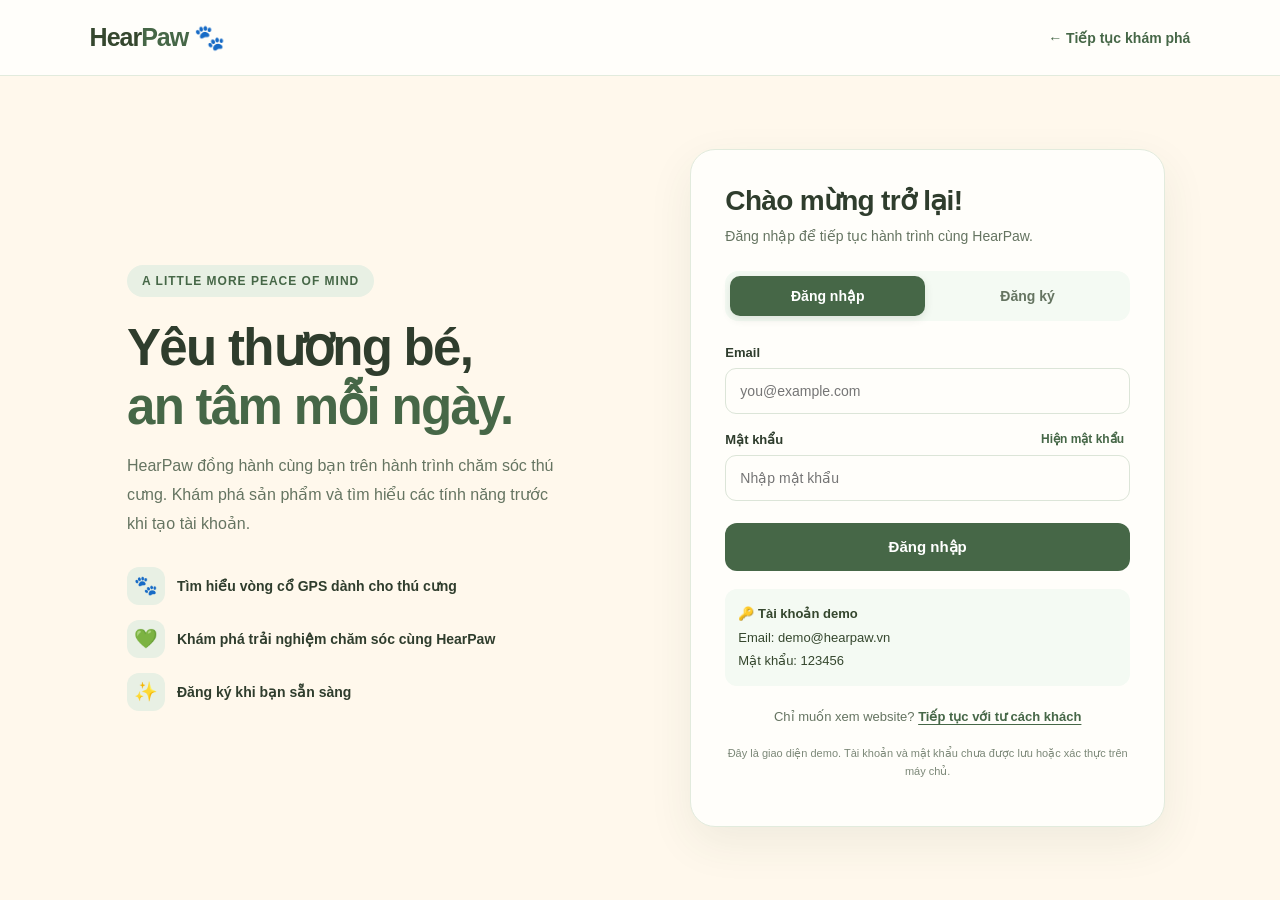
<file: login.html>
<!DOCTYPE html>
<html lang="vi">
<head>
  <meta charset="UTF-8">
  <meta name="viewport" content="width=device-width, initial-scale=1.0">
  <title>Đăng nhập | HearPaw</title>
  <meta name="description" content="Đăng nhập hoặc tạo tài khoản HearPaw để đồng hành cùng thú cưng.">

  <style>
    :root {
      --moss: #466747;
      --deep: #35472E;
      --cream: #FFF8EC;
      --white: #FFFEFA;
      --ink: #2F3D2D;
      --muted: #657461;
      --line: #E2EBDD;
      --pink: #F3C3CD;
      --mint: #F4FAF3;
    }

    * { box-sizing: border-box; }

    body {
      margin: 0;
      min-height: 100vh;
      font-family: Arial, Helvetica, sans-serif;
      background: var(--cream);
      color: var(--ink);
    }

    a { color: inherit; text-decoration: none; }

    .navbar {
      height: 76px;
      display: flex;
      align-items: center;
      justify-content: space-between;
      padding: 0 7%;
      background: var(--white);
      border-bottom: 1px solid var(--line);
    }

    .brand {
      font-size: 25px;
      font-weight: 800;
      letter-spacing: -1px;
      color: var(--deep);
    }

    .brand span { color: var(--moss); }

    .back-link {
      font-size: 14px;
      color: var(--moss);
      font-weight: 700;
    }

    .layout {
      width: min(1050px, 92%);
      min-height: calc(100vh - 76px);
      margin: auto;
      padding: 48px 0;
      display: grid;
      grid-template-columns: 1fr 0.9fr;
      gap: 48px;
      align-items: center;
    }

    .intro { padding: 12px; }

    .eyebrow {
      display: inline-block;
      background: #E8F0E4;
      color: var(--moss);
      border-radius: 30px;
      padding: 9px 15px;
      font-size: 12px;
      font-weight: 700;
      letter-spacing: 1px;
    }

    .intro h1 {
      font-size: clamp(34px, 4vw, 51px);
      line-height: 1.15;
      letter-spacing: -1.7px;
      margin: 22px 0 16px;
    }

    .intro h1 span { color: var(--moss); }

    .intro p {
      color: var(--muted);
      font-size: 16px;
      line-height: 1.8;
      max-width: 430px;
    }

    .benefits {
      margin-top: 28px;
      display: grid;
      gap: 15px;
    }

    .benefit {
      display: flex;
      gap: 12px;
      align-items: center;
      font-size: 14px;
      font-weight: 600;
    }

    .benefit-icon {
      width: 38px;
      height: 38px;
      border-radius: 12px;
      display: grid;
      place-items: center;
      background: #E8F0E4;
      font-size: 19px;
      flex-shrink: 0;
    }

    .auth-card {
      background: var(--white);
      padding: 34px;
      border: 1px solid var(--line);
      border-radius: 25px;
      box-shadow: 0 16px 45px rgba(53, 71, 46, 0.08);
    }

    .auth-card h2 {
      margin: 0 0 8px;
      font-size: 28px;
      letter-spacing: -0.7px;
    }

    .subtitle {
      margin: 0 0 24px;
      color: var(--muted);
      font-size: 14px;
      line-height: 1.6;
    }

    .tabs {
      display: grid;
      grid-template-columns: 1fr 1fr;
      gap: 5px;
      padding: 5px;
      border-radius: 13px;
      background: var(--mint);
      margin-bottom: 24px;
    }

    .tab {
      border: 0;
      border-radius: 10px;
      padding: 12px 8px;
      font-weight: 700;
      font-size: 14px;
      color: var(--muted);
      background: transparent;
      cursor: pointer;
    }

    .tab.active {
      background: var(--moss);
      color: white;
      box-shadow: 0 3px 9px #35472e20;
    }

    .field { margin-bottom: 17px; }

    label {
      display: block;
      margin-bottom: 8px;
      font-size: 13px;
      font-weight: 700;
    }

    input {
      width: 100%;
      padding: 14px;
      border: 1px solid #DCE5D8;
      border-radius: 11px;
      outline: none;
      background: #FFFEFA;
      color: var(--ink);
      font-size: 14px;
    }

    input:focus {
      border-color: var(--moss);
      box-shadow: 0 0 0 3px #46674718;
    }

    .password-row {
      display: flex;
      justify-content: space-between;
      align-items: center;
    }

    .password-row button {
      border: 0;
      background: transparent;
      color: var(--moss);
      font-size: 12px;
      cursor: pointer;
      font-weight: 700;
      margin-bottom: 8px;
    }

    .primary-btn {
      width: 100%;
      border: 0;
      border-radius: 12px;
      padding: 15px;
      background: var(--moss);
      color: white;
      font-size: 15px;
      font-weight: 700;
      cursor: pointer;
      transition: background .2s, transform .2s;
      margin-top: 5px;
    }

    .primary-btn:hover {
      background: var(--deep);
      transform: translateY(-1px);
    }

    .message {
      display: none;
      padding: 12px;
      margin-top: 15px;
      border-radius: 10px;
      background: #E8F0E4;
      color: var(--deep);
      font-size: 13px;
      line-height: 1.6;
    }

    .message.show { display: block; }

    .guest {
      margin-top: 23px;
      text-align: center;
      font-size: 13px;
      color: var(--muted);
    }

    .guest a {
      color: var(--moss);
      font-weight: 700;
      text-decoration: underline;
      text-underline-offset: 3px;
    }

    .terms {
      margin-top: 20px;
      text-align: center;
      font-size: 11px;
      line-height: 1.7;
      color: #7C8878;
    }

    .terms a { text-decoration: underline; }

    @media (max-width: 760px) {
      .navbar { height: 66px; padding: 0 5%; }
      .brand { font-size: 22px; }
      .layout {
        grid-template-columns: 1fr;
        gap: 24px;
        padding: 28px 0;
        width: min(470px, 92%);
      }
      .intro { padding: 0 5px; }
      .intro h1 { font-size: 35px; margin-top: 16px; }
      .intro p { font-size: 14px; }
      .benefits { display: none; }
      .auth-card { padding: 25px 21px; }
    }
  </style>
</head>

<body>
  <header class="navbar">
    <a class="brand" href="index.html">Hear<span>Paw</span> 🐾</a>
    <a class="back-link" href="index.html">← Tiếp tục khám phá</a>
  </header>

  <main class="layout">
    <section class="intro">
      <span class="eyebrow">A LITTLE MORE PEACE OF MIND</span>
      <h1>Yêu thương bé,<br><span>an tâm mỗi ngày.</span></h1>
      <p>
        HearPaw đồng hành cùng bạn trên hành trình chăm sóc thú cưng.
        Khám phá sản phẩm và tìm hiểu các tính năng trước khi tạo tài khoản.
      </p>

      <div class="benefits">
        <div class="benefit">
          <span class="benefit-icon">🐾</span>
          <span>Tìm hiểu vòng cổ GPS dành cho thú cưng</span>
        </div>
        <div class="benefit">
          <span class="benefit-icon">💚</span>
          <span>Khám phá trải nghiệm chăm sóc cùng HearPaw</span>
        </div>
        <div class="benefit">
          <span class="benefit-icon">✨</span>
          <span>Đăng ký khi bạn sẵn sàng</span>
        </div>
      </div>
    </section>

    <section class="auth-card">
      <h2 id="formTitle">Chào mừng trở lại!</h2>
      <p class="subtitle" id="formSubtitle">
        Đăng nhập để tiếp tục hành trình cùng HearPaw.
      </p>

      <div class="tabs">
        <button type="button" class="tab active" id="loginTab">Đăng nhập</button>
        <button type="button" class="tab" id="registerTab">Đăng ký</button>
      </div>

      <form id="authForm">
        <div class="field" id="nameField" hidden>
          <label for="fullName">Tên của bạn</label>
          <input id="fullName" name="fullName" type="text"
                 placeholder="Nhập tên của bạn" autocomplete="name">
        </div>

        <div class="field">
          <label for="email">Email</label>
          <input id="email" name="email" type="email"
                 placeholder="you@example.com" required autocomplete="email">
        </div>

        <div class="field">
          <div class="password-row">
            <label for="password">Mật khẩu</label>
            <button type="button" id="togglePassword">Hiện mật khẩu</button>
          </div>
          <input id="password" name="password" type="password"
                 placeholder="Nhập mật khẩu" required
                 minlength="6" autocomplete="current-password">
        </div>

        <div class="field" id="confirmField" hidden>
          <label for="confirmPassword">Xác nhận mật khẩu</label>
          <input id="confirmPassword" name="confirmPassword" type="password"
                 placeholder="Nhập lại mật khẩu" minlength="6"
                 autocomplete="new-password">
        </div>

        <button class="primary-btn" type="submit" id="submitButton">
          Đăng nhập
        </button>

        <div class="message" id="formMessage" role="status" aria-live="polite"></div>
      </form>

<div style="margin-top:18px;padding:13px;background:#F4FAF3;border-radius:12px;font-size:13px;line-height:1.8;color:#35472E">
  <strong>🔑 Tài khoản demo</strong><br>
  Email: demo@hearpaw.vn<br>
  Mật khẩu: 123456
</div>

      <div class="guest">
        Chỉ muốn xem website?
        <a href="index.html">Tiếp tục với tư cách khách</a>
      </div>

      <p class="terms">
        Đây là giao diện demo. Tài khoản và mật khẩu chưa được lưu hoặc
        xác thực trên máy chủ.
      </p>
    </section>
  </main>

  <script>
    const loginTab = document.getElementById("loginTab");
    const registerTab = document.getElementById("registerTab");
    const authForm = document.getElementById("authForm");
    const nameField = document.getElementById("nameField");
    const confirmField = document.getElementById("confirmField");
    const confirmPassword = document.getElementById("confirmPassword");
    const password = document.getElementById("password");
    const formTitle = document.getElementById("formTitle");
    const formSubtitle = document.getElementById("formSubtitle");
    const submitButton = document.getElementById("submitButton");
    const formMessage = document.getElementById("formMessage");

    let mode = "login";

    function setMode(nextMode) {
      mode = nextMode;
      const isRegister = mode === "register";

      loginTab.classList.toggle("active", !isRegister);
      registerTab.classList.toggle("active", isRegister);

      nameField.hidden = !isRegister;
      confirmField.hidden = !isRegister;
      document.getElementById("fullName").required = isRegister;
      confirmPassword.required = isRegister;

      formTitle.textContent = isRegister ? "Tạo tài khoản mới" : "Chào mừng trở lại!";
      formSubtitle.textContent = isRegister
        ? "Tạo tài khoản để bắt đầu hành trình cùng HearPaw."
        : "Đăng nhập để tiếp tục hành trình cùng HearPaw.";
      submitButton.textContent = isRegister ? "Tạo tài khoản" : "Đăng nhập";
      password.autocomplete = isRegister ? "new-password" : "current-password";

      formMessage.classList.remove("show");
      formMessage.textContent = "";
    }

    loginTab.addEventListener("click", () => setMode("login"));
    registerTab.addEventListener("click", () => setMode("register"));

    document.getElementById("togglePassword").addEventListener("click", function () {
      const isHidden = password.type === "password";
      password.type = isHidden ? "text" : "password";
      this.textContent = isHidden ? "Ẩn mật khẩu" : "Hiện mật khẩu";
    });

   
authForm.addEventListener("submit", function (event) {
  event.preventDefault();

  const email = document.getElementById("email").value.trim().toLowerCase();
  const passwordValue = password.value;

  formMessage.classList.add("show");

  if (mode === "login") {
    if (
      email === "demo@hearpaw.vn" &&
      passwordValue === "123456"
    ) {
      formMessage.textContent =
        "Đăng nhập thành công! Đang quay lại website...";
      formMessage.style.background = "#E8F0E4";
      formMessage.style.color = "#35472E";

      sessionStorage.setItem("hearpawDemoLoggedIn", "true");
      sessionStorage.setItem("hearpawDemoEmail", email);
      sessionStorage.setItem("hearpawDemoName", email === "demo@hearpaw.vn" ? "Demo" : (document.getElementById("fullName")?.value.trim() || email.split("@")[0]));

      const returnUrl =
        sessionStorage.getItem("hearpawReturnUrl") || "index.html";

      sessionStorage.removeItem("hearpawReturnUrl");

      setTimeout(function () {
        window.location.href = returnUrl;
      }, 800);
    } else {
      formMessage.textContent =
        "Email hoặc mật khẩu chưa đúng. Hãy thử tài khoản demo bên dưới.";
      formMessage.style.background = "#FCEBEC";
      formMessage.style.color = "#9B3434";
    }

    return;
  }

  if (passwordValue !== confirmPassword.value) {
    formMessage.textContent =
      "Mật khẩu xác nhận chưa khớp. Bạn kiểm tra lại nhé.";
    formMessage.style.background = "#FCEBEC";
    formMessage.style.color = "#9B3434";
    return;
  }

  formMessage.textContent = "Đăng ký thành công! Đang quay lại website...";
  formMessage.style.background = "#E8F0E4";
  formMessage.style.color = "#35472E";
  // Demo registration completes the same return flow as login, preserving checkout context.
  sessionStorage.setItem("hearpawDemoLoggedIn", "true");
  sessionStorage.setItem("hearpawDemoEmail", email);
  sessionStorage.setItem("hearpawDemoName", document.getElementById("fullName")?.value.trim() || email.split("@")[0]);
  const returnUrl = sessionStorage.getItem("hearpawReturnUrl") || "index.html";
  sessionStorage.removeItem("hearpawReturnUrl");
  setTimeout(function () { window.location.href = returnUrl; }, 800);
});
  const requestedMode = new URLSearchParams(window.location.search).get('mode');
    if (requestedMode === 'register') setMode('register');
  </script>
</body>
</html>
</file>
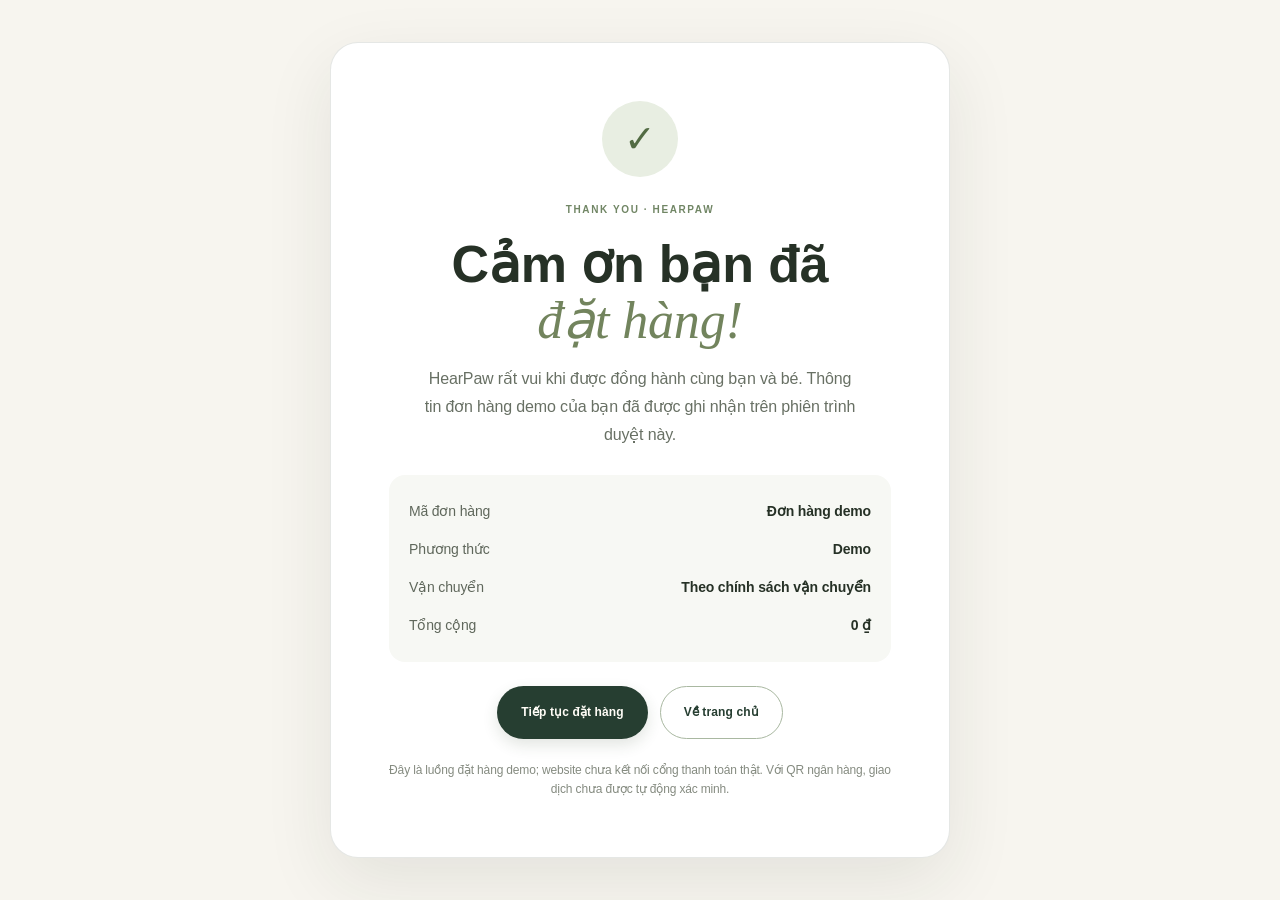
<file: thank-you.html>
<!doctype html>
<html lang="vi">
<head>
  <meta charset="utf-8">
  <meta name="viewport" content="width=device-width, initial-scale=1">
  <meta name="theme-color" content="#f7f5ef">
  <title>Cảm ơn bạn đặt hàng | HearPaw</title>
  <link rel="stylesheet" href="styles.css">
  <style>
    body.thank-you-page { min-height:100vh; margin:0; display:grid; place-items:center; padding:28px 18px; background:#f7f5ef; color:#263126; }
    .thanks-card { width:min(100%,620px); box-sizing:border-box; padding:clamp(28px,6vw,58px); text-align:center; background:#fff; border:1px solid rgba(44,62,44,.12); border-radius:28px; box-shadow:0 24px 70px rgba(36,48,34,.09); }
    .thanks-mark { width:76px;height:76px;margin:0 auto 24px;display:grid;place-items:center;border-radius:50%;background:#e8eee2;color:#526b43;font-size:38px; }
    .thanks-card .eyebrow { letter-spacing:.16em; }
    .thanks-card h1 { margin:12px 0 16px;font-size:clamp(34px,7vw,52px);line-height:1.08; }
    .thanks-card h1 em { color:#72845d;font-family:Georgia,serif;font-weight:400; }
    .thanks-copy { max-width:440px;margin:0 auto 26px;line-height:1.75;color:#687064; }
    .order-summary { margin:24px 0;padding:18px 20px;text-align:left;background:#f7f8f4;border-radius:16px; }
    .order-line { display:flex;justify-content:space-between;gap:16px;padding:7px 0;color:#5f675b;font-size:14px; }
    .order-line strong { color:#263126;text-align:right; }
    .thanks-actions { display:flex;justify-content:center;gap:12px;flex-wrap:wrap;margin-top:24px; }
    .thanks-actions .btn { text-decoration:none; }
    .thanks-note { display:block;margin-top:22px;color:#858b80;font-size:12px;line-height:1.6; }
    @media(max-width:480px){.order-line{align-items:flex-start;flex-direction:column;gap:3px}.order-line strong{text-align:left}}
  </style>
</head>
<body class="thank-you-page">
  <main class="thanks-card">
    <div class="thanks-mark" aria-hidden="true">✓</div>
    <p class="eyebrow">THANK YOU · HEARPAW</p>
    <h1>Cảm ơn bạn đã<br><em>đặt hàng!</em></h1>
    <p class="thanks-copy">HearPaw rất vui khi được đồng hành cùng bạn và bé. Thông tin đơn hàng demo của bạn đã được ghi nhận trên phiên trình duyệt này.</p>
    <section class="order-summary" aria-label="Thông tin đơn hàng">
      <div class="order-line"><span>Mã đơn hàng</span><strong id="orderCode">Đang tải...</strong></div>
      <div class="order-line"><span>Phương thức</span><strong id="paymentMethod">Đang tải...</strong></div>
      <div class="order-line"><span>Vận chuyển</span><strong id="orderShipping">Đang tải...</strong></div>
      <div class="order-line"><span>Tổng cộng</span><strong id="orderTotal">Đang tải...</strong></div>
    </section>
    <div class="thanks-actions">
      <a class="btn btn-dark" href="index.html#product">Tiếp tục đặt hàng</a>
      <a class="btn btn-outline" href="index.html">Về trang chủ</a>
    </div>
    <small class="thanks-note">Đây là luồng đặt hàng demo; website chưa kết nối cổng thanh toán thật. Với QR ngân hàng, giao dịch chưa được tự động xác minh.</small>
  </main>
  <script>
    (function () {
      const money = value => new Intl.NumberFormat('vi-VN', { style: 'currency', currency: 'VND', maximumFractionDigits: 0 }).format(Number(value || 0));
      let order = null;
      try { order = JSON.parse(sessionStorage.getItem('hearpawLastDemoOrder') || 'null'); } catch (_) {}
      document.getElementById('orderCode').textContent = order && order.code ? order.code : 'Đơn hàng demo';
      document.getElementById('paymentMethod').textContent = order && order.paymentMethod ? order.paymentMethod : 'Demo';
      document.getElementById('orderShipping').textContent = order && order.shipping ? order.shipping : 'Theo chính sách vận chuyển';
      document.getElementById('orderTotal').textContent = money(order && order.total);
    })();
  </script>
</body>
</html>
</file>
<file: styles.css>
/* HEARPAW — FRESH MINT EXPERIENCE
   Replace the entire contents of styles.css with this file.
   Existing class names and page/dashboard visibility rules are preserved.
*/
:root{--moss:#4F896B;--deep:#285743;--cream:#EAF5ED;--white:#FCFFFC;--ink:#263B30;--muted:#6B7E71;--line:#DCEAE0;--pink:#F3C3CD;--mint-light:#F4FAF3;--mint-pastel:#B9D8B5;--mint-medium:#DCEED8;--shadow:0 18px 48px rgba(40,87,67,.10)}
*{box-sizing:border-box}
html{scroll-behavior:smooth;scroll-padding-top:90px}
body{margin:0;background:var(--white);color:var(--ink);font-family:"DM Sans",Arial,sans-serif;font-size:16px;line-height:1.7}
a{color:inherit;text-decoration:none}button,input,select,textarea{font:inherit}button{cursor:pointer}img{max-width:100%;height:auto}
::selection{background:var(--mint-medium);color:var(--deep)}
.announcement{background:var(--deep);color:#fff;text-align:center;padding:9px 12px;font-size:11px;letter-spacing:.07em}
.site-header{height:80px;padding:0 clamp(18px,6vw,90px);display:flex;align-items:center;justify-content:space-between;gap:18px;background:rgba(252,255,252,.94);border-bottom:1px solid var(--line);box-shadow:0 6px 24px rgba(40,87,67,.055);position:sticky;top:0;z-index:20;backdrop-filter:blur(16px)}
.brand{display:flex;align-items:center;gap:9px;font-size:23px;font-weight:700;line-height:1;color:var(--deep);letter-spacing:-1px;flex-shrink:0}.brand-mark{display:grid;place-items:center;width:38px;height:38px;border-radius:50%;background:transparent;overflow:hidden;flex-shrink:0}
.brand-mark img{display:block;width:100%;height:100%;object-fit:contain}.brand-light{color:var(--moss);font-weight:500}.brand small{display:block;font-size:7px;letter-spacing:2px;font-weight:600;margin-top:5px;color:#8b9584}
.site-header nav{display:flex;gap:clamp(12px,2.2vw,30px);align-items:center}.site-header nav a{font-size:13px;font-weight:600;color:#555f50;transition:color .2s}.site-header nav a:hover,.site-header nav a.active{color:var(--moss)}
.cart-button{background:transparent;border:1px solid var(--line);padding:10px 14px;border-radius:30px;font-size:12px;white-space:nowrap}.cart-button span{background:var(--deep);color:#fff;border-radius:50%;padding:2px 6px;margin-left:5px}.menu-toggle{display:none;background:none;border:0;font-size:24px;color:var(--deep)}
/* Keep these visibility rules: existing JavaScript uses them to switch pages and panels. */
.page{display:none;min-height:65vh;animation:fadein .35s ease}.page.active{display:block}
.dash-panel{display:none}.dash-panel.active{display:block;animation:fadein .25s}.chat-panel{display:none}.chat-panel.open{display:flex;flex-direction:column}.modal-backdrop{display:none}.modal-backdrop.open{display:flex}
@keyframes fadein{from{opacity:.4;transform:translateY(4px)}to{opacity:1;transform:none}}
.eyebrow{font-size:11px;font-weight:700;letter-spacing:.16em;color:var(--moss);margin:0 0 15px}
.hero{padding:clamp(42px,6vw,82px) clamp(24px,7vw,110px);display:grid;grid-template-columns:minmax(0,1fr) minmax(0,1fr);gap:clamp(24px,4vw,58px);align-items:center;min-height:570px;background:linear-gradient(112deg,#FCFFFC 0%,#FCFFFC 48%,#EFF8F1 48%,#E5F3E8 100%)}
.hero h1,.page-intro h1,.section-heading h2{font-family:"Playfair Display",Georgia,serif;font-size:clamp(40px,5vw,64px);line-height:1.12;letter-spacing:-1.3px;font-weight:500;margin:0 0 20px}.hero h1 em,.page-intro h1 em,.section-heading h2 em{color:var(--moss);font-weight:500}
.hero-text{color:var(--muted);max-width:450px;font-size:16px;line-height:1.85}.hero-actions{display:flex;gap:14px;align-items:center;margin:28px 0 30px;flex-wrap:wrap}
.btn{border:1px solid transparent;border-radius:999px;padding:13px 23px;min-height:48px;font-size:13px;font-weight:700;display:inline-flex;align-items:center;justify-content:center;gap:12px;transition:transform .2s,background .2s,box-shadow .2s,border-color .2s}.btn:hover{transform:translateY(-2px)}.btn-dark{background:var(--deep);color:#fff;box-shadow:0 6px 15px rgba(53,71,46,.14)}.btn-dark:hover{background:var(--moss)}.btn-outline{border-color:#b9d0b3;background:rgba(255,255,255,.65);color:var(--deep)}.text-link{font-size:13px;font-weight:700;color:var(--deep)}
.hero-proof{display:flex;gap:13px;align-items:center;font-size:11px;color:#858d7e;line-height:1.6}.avatars{font-size:22px;letter-spacing:-6px;padding-right:7px}
.hero-art{min-height:420px;position:relative;display:grid;place-items:center;overflow:hidden;isolation:isolate}.hero-blob{position:absolute;width:min(78%,360px);aspect-ratio:1;border-radius:46% 54% 54% 46%;background:radial-gradient(circle at 35% 30%,#F5FAEF,#DCEED8 75%);transform:rotate(-14deg)}.art-orbit{position:absolute;border:1px solid rgba(70,103,71,.25);border-radius:50%;width:90%;aspect-ratio:1}.orbit-two{width:72%;border-style:dashed}
.product-visual{position:relative;width:min(100%,500px);height:auto;display:grid;place-items:center;transform:none;z-index:1}.collar-loop{width:210px;height:175px;border:25px solid var(--moss);border-radius:48% 48% 42% 42%;box-shadow:inset 0 0 0 3px #ffffff22,0 18px 25px #7e876b55;position:relative;background:transparent}.collar-buckle{position:absolute;right:-28px;top:50px;width:31px;height:42px;border:7px solid #c4b18d;border-radius:5px;background:#e1d0ad}
.gps-tag{position:absolute;bottom:-28px;left:50%;transform:translateX(-50%) rotate(16deg);width:70px;height:83px;background:#e8dfcb;border:5px solid #d0c4a9;border-radius:22px 22px 27px 27px;display:flex;flex-direction:column;align-items:center;justify-content:center;color:var(--deep);box-shadow:0 10px 18px #414b3530}.gps-tag span{font-size:23px}.gps-tag small{font-size:7px;line-height:1.1;font-weight:700;letter-spacing:1px}
.floating-note{position:absolute;z-index:2;display:flex;gap:10px;align-items:center;background:#fffdf8ef;border:1px solid #fff;padding:12px 15px;border-radius:14px;box-shadow:var(--shadow);animation:paw-float 4s ease-in-out infinite}.floating-note b,.floating-note small{display:block}.floating-note b{font-size:11px}.floating-note small{font-size:9px;color:var(--muted)}.note-icon{font-size:23px;color:var(--moss)}.note-top{top:12%;left:0}.note-bottom{bottom:12%;right:0;animation-delay:-2s}.status-dot{display:inline-block;width:8px;height:8px;background:#84a66b;border-radius:50%;box-shadow:0 0 0 4px #84a66b25}.hero-sticker{position:absolute;right:9%;top:4%;font-size:8px;line-height:1.5;letter-spacing:1px;text-align:center;transform:rotate(12deg);color:var(--moss)}.hero-sticker b{font-size:12px}
@keyframes paw-float{0%,100%{transform:translateY(0)}50%{transform:translateY(-6px)}}
.feature-strip{display:grid;grid-template-columns:repeat(4,minmax(0,1fr));padding:27px clamp(24px,8vw,125px);border-bottom:1px solid var(--line);gap:24px;background:linear-gradient(180deg,#F4FAF3,#FCFFFC)}.feature-strip>div{display:grid;grid-template-columns:40px 1fr;column-gap:10px;align-items:center}.feature-icon{grid-row:span 2;width:38px;height:38px;border-radius:50%;background:var(--mint-medium);display:grid;place-items:center;color:var(--deep);font-size:20px}.feature-strip b{font-size:12px}.feature-strip small{font-size:10px;color:var(--muted)}
.section{padding:clamp(58px,7vw,92px) clamp(24px,9vw,135px)}.product-teaser{display:grid;grid-template-columns:.8fr 1.2fr;gap:8%;align-items:center}.section-heading h2{font-size:clamp(36px,4vw,48px);line-height:1.2}.section-heading>p:not(.eyebrow){font-size:15px;color:var(--muted);max-width:370px;line-height:1.85;margin-bottom:26px}
.teaser-card{padding:14px;background:#fff;border:1px solid var(--line);border-radius:26px;box-shadow:var(--shadow);overflow:hidden;transition:transform .25s,box-shadow .25s,border-color .25s}.teaser-card:hover{transform:translateY(-4px);box-shadow:0 20px 45px #28574320}.teaser-photo{height:320px;background:linear-gradient(145deg,#f7fbf4,#e3f2e6);display:grid;place-items:center;position:relative;overflow:hidden;border-radius:18px}.mini-collar{width:180px;height:150px;border:23px solid var(--moss);border-radius:45%;transform:rotate(-18deg);display:grid;place-items:center;box-shadow:0 18px 22px #414b3525}.mini-collar span{background:#e6dcc5;border:4px solid #c8b998;border-radius:14px;padding:12px;transform:rotate(18deg);font-size:26px}.pill{position:absolute;bottom:16px;left:16px;background:#fffdf8d9;padding:7px 10px;font-size:8px;letter-spacing:1.5px}.teaser-meta{display:flex;justify-content:space-between;gap:15px;padding:18px 4px 4px;align-items:center}.teaser-meta h3{margin:0;font-size:17px}.teaser-meta p{margin:4px 0 0;font-size:11px;color:var(--muted)}.teaser-meta>b{font-size:15px;white-space:nowrap;color:var(--deep)}
.quote-band{background:var(--deep);color:#fff;text-align:center;padding:55px 20px}.quote-band>span{font-family:Georgia,serif;font-size:48px;color:#cbd2b9;line-height:.7}.quote-band p{font-family:"Playfair Display",Georgia,serif;font-size:26px;line-height:1.5;margin:8px}.quote-band small{font-size:9px;letter-spacing:2px;color:#c9d0bd}
.page-intro{text-align:center;padding:clamp(44px,5.5vw,68px) 22px 48px;background:radial-gradient(ellipse at 50% 0%,#E2F2E5 0%,#F4FAF3 48%,#FCFFFC 100%)}.page-intro h1{font-size:clamp(38px,5vw,56px);margin-bottom:13px}.page-intro>p:last-child{color:var(--muted);font-size:14px;max-width:570px;margin:0 auto;line-height:1.8}
.product-layout{max-width:1180px;margin:22px auto 76px;padding:0 28px;display:grid;grid-template-columns:minmax(0,1fr) minmax(0,1fr);gap:clamp(32px,6vw,78px);align-items:center}.product-stage{height:520px;background:radial-gradient(circle at 50% 40%,#F9FCF6 0%,#EAF5ED 58%,#DCEEE1 100%);border:1px solid #E0EDE2;border-radius:30px;position:relative;display:grid;place-items:center;overflow:hidden}.stage-glow{position:absolute;width:75%;aspect-ratio:1;border-radius:50%;background:radial-gradient(circle,#f9f8ed,#d5e8cd)}.big-collar{width:255px;height:220px;border:31px solid var(--moss);border-radius:45%;position:relative;transform:rotate(-18deg);box-shadow:inset 0 0 0 4px #ffffff20,0 24px 28px #414b3530;z-index:1}.big-buckle{position:absolute;right:-36px;top:60px;width:36px;height:50px;border:8px solid #bca982;border-radius:5px;background:#e3d5b9}.big-tag{position:absolute;bottom:-38px;left:50%;transform:translateX(-50%) rotate(18deg);width:82px;height:94px;background:#e8dfcb;border:6px solid #cdbf9f;border-radius:23px 23px 30px 30px;display:flex;flex-direction:column;align-items:center;justify-content:center}.big-tag span{font-size:27px}.big-tag small{font-size:8px;font-weight:700;line-height:1.1;letter-spacing:1px}.stage-caption{position:absolute;bottom:20px;left:22px;font-size:9px;letter-spacing:2px;color:#8a8c7e}
.product-info h2{font-family:"Playfair Display",Georgia,serif;font-size:35px;font-weight:500;margin:0 0 10px}.price{font-size:22px;font-weight:700;color:var(--deep);margin:12px 0}.price span{display:block;font-size:11px;color:var(--moss);font-weight:500;margin-top:3px}.muted{color:var(--muted);font-size:13px;line-height:1.8}.product-info h4{font-size:13px;margin:22px 0 10px}
.swatches{display:flex;gap:11px;flex-wrap:wrap}.swatch{width:35px;height:35px;border-radius:50%;border:3px solid white;outline:1px solid #d7d9ce;background:var(--swatch);box-shadow:inset 0 0 0 1px #00000009;cursor:pointer}.swatch.selected{outline:2px solid var(--deep);outline-offset:2px}.selected-color{font-size:11px;color:var(--muted);margin:12px 0}.selected-color b{color:var(--deep)}
.size-options{display:grid;grid-template-columns:repeat(3,1fr);gap:8px}.size-option{position:relative;padding:11px 8px;border:1px solid var(--line);background:white;font-weight:700;color:var(--deep);border-radius:10px}.size-option small{display:block;font-size:10px;font-weight:400;color:var(--muted)}.size-option.selected,.size-option:hover{border-color:var(--moss);background:var(--mint-light)}.size-option i{display:block;font-size:8px;color:var(--moss);font-style:normal}
.product-actions{display:flex;flex-direction:column;align-items:flex-start;gap:14px;margin-top:24px}.product-assurances{display:flex;flex-wrap:wrap;gap:9px 15px;border-top:1px solid var(--line);padding-top:18px;margin-top:22px;color:var(--muted);font-size:10px}
.benefit-grid{max-width:1100px;margin:0 auto 75px;padding:0 28px;display:grid;grid-template-columns:repeat(3,1fr);gap:18px}.benefit-grid article{border:1px solid var(--line);border-radius:16px;padding:24px;background:#fff}.benefit-grid article>span{color:var(--moss);font-size:24px}.benefit-grid h3{font-size:15px;margin:10px 0 6px}.benefit-grid p{font-size:12px;color:var(--muted);margin:0}
.personalize-layout{max-width:1000px;margin:15px auto 85px;padding:0 28px;display:grid;grid-template-columns:1fr 1fr;gap:7%;align-items:start}.custom-preview{background:#EAF5ED;border-radius:22px;padding:32px;text-align:center;position:sticky;top:110px}.preview-circle{border-radius:50%;background:#ddecd6;width:min(100%,300px);aspect-ratio:1;margin:0 auto 25px;display:grid;place-items:center}.custom-collar{width:155px;height:135px;border:22px solid var(--moss);border-radius:45%;transform:rotate(-18deg);display:grid;place-items:center;box-shadow:0 15px 20px #414b3525}.custom-collar span{background:#e7ddc7;padding:10px;border-radius:12px;transform:rotate(18deg);font-size:24px}.custom-preview h3{font-family:"Playfair Display",Georgia,serif;font-size:25px;margin:0}.custom-form{padding:8px 0}.custom-form label,.contact-form label{display:block;font-size:12px;font-weight:700;margin:16px 0 7px}
.custom-form input,.custom-form select,.contact-form input,.contact-form textarea,.profile-fields input{width:100%;border:1px solid var(--line);border-radius:10px;background:#fff;padding:13px;outline:none;font-size:14px;color:var(--ink)}input:focus,select:focus,textarea:focus{outline:2px solid var(--mint-pastel);outline-offset:2px}.custom-form input:focus,.custom-form select:focus,.contact-form input:focus,.contact-form textarea:focus{border-color:var(--moss)}
.price-breakdown{background:var(--mint-light);border-radius:14px;padding:18px;margin:24px 0}.price-breakdown>div{display:flex;justify-content:space-between;gap:14px;font-size:12px;margin:9px 0}.price-breakdown b{white-space:nowrap}.price-breakdown hr{border:0;border-top:1px solid var(--line);margin:14px 0}.price-breakdown .total{font-size:15px;color:var(--deep)}.green{color:var(--moss)}.full-width{width:100%}.fine-print{display:block;font-size:10px;color:#8a8d82;line-height:1.7;margin-top:12px}
.dashboard-header{max-width:1250px;margin:0 auto;padding:42px 28px 24px;display:flex;justify-content:space-between;align-items:center;gap:20px}.dashboard-header h1{font-family:"Playfair Display",Georgia,serif;font-weight:500;font-size:40px;margin:0}.dashboard-header h1 em{color:var(--moss)}.dashboard-header .muted{margin:5px 0}.demo-label{font-size:10px;color:var(--deep);background:#e2f0dc;border-radius:20px;padding:9px 13px;white-space:nowrap}
.dashboard-shell{max-width:1300px;margin:0 auto 82px;padding:0 28px;display:grid;grid-template-columns:230px minmax(0,1fr);gap:24px;align-items:start}.dash-sidebar{background:#EAF5ED;border-radius:18px;padding:16px 12px;min-height:620px}.pet-switcher{display:flex;gap:9px;align-items:center;padding:10px 8px 18px;border-bottom:1px solid #e4e8dc}.pet-avatar{width:38px;height:38px;border-radius:50%;background:#e2e6d6;display:grid;place-items:center;font-size:21px}.pet-switcher b,.pet-switcher small{display:block}.pet-switcher b{font-size:12px}.pet-switcher small{font-size:9px;color:var(--muted)}.pet-switcher>span{margin-left:auto}
.dash-menu{padding-top:13px;display:grid;gap:4px}.dash-link{border:0;background:transparent;text-align:left;padding:11px 10px;display:flex;align-items:center;gap:10px;border-radius:10px;color:#65695f;font-size:13px;transition:background .2s,color .2s}.dash-link span{font-size:12px}.dash-link.active{background:var(--deep);color:white}.alert-count{margin-left:auto;background:#e4c58b;color:#414b35;border-radius:50%;font-size:9px;padding:1px 6px}.sidebar-note{margin-top:55px;padding:16px 12px;background:var(--mint-medium);color:var(--deep);border-radius:12px}.sidebar-note>span{font-size:20px}.sidebar-note b{display:block;font-family:"Playfair Display",Georgia,serif;font-size:15px;line-height:1.4;margin:8px 0}.sidebar-note small{font-size:9px;color:var(--muted)}
.dash-content{min-width:0}.panel-heading{display:flex;justify-content:space-between;align-items:center;gap:15px;margin:0 0 18px}.panel-heading h2{font-family:"Playfair Display",Georgia,serif;font-size:24px;font-weight:500;margin:0}.panel-heading p,.card-heading p{font-size:11px;color:var(--muted);margin:4px 0 0}.small-button{border:1px solid var(--line);background:white;padding:9px 12px;font-size:11px;border-radius:8px;white-space:nowrap}
.stat-grid{display:grid;grid-template-columns:repeat(3,minmax(0,1fr));gap:12px;margin-bottom:16px}.stat-card{background:linear-gradient(180deg,#fff 0%,#FBFEFB 100%);border:1px solid var(--line);border-radius:18px;padding:18px;position:relative;min-width:0;box-shadow:0 8px 22px rgba(40,87,67,.05)}.stat-symbol{display:grid;place-items:center;width:32px;height:32px;background:var(--mint-medium);color:var(--deep);border-radius:50%;font-size:18px;margin-bottom:13px}.stat-card>small{display:block;font-size:10px;color:var(--muted)}.stat-value{display:block;font-size:20px;letter-spacing:-.5px;margin:6px 0;overflow-wrap:anywhere}.stat-value em{font-size:10px;font-style:normal;color:var(--muted);font-weight:400}.green-text{color:var(--moss);font-size:14px;letter-spacing:0}.stat-foot{font-size:9px;color:#8d9186}
.dash-two-col{display:grid;grid-template-columns:1.15fr .85fr;gap:14px;margin-bottom:15px}.dash-card{border:1px solid var(--line);border-radius:20px;background:white;padding:19px;min-width:0;box-shadow:0 8px 24px rgba(40,87,67,.055)}.card-heading{display:flex;justify-content:space-between;align-items:start;gap:10px;margin-bottom:15px}.card-heading h3,.history-list h3{font-size:14px;margin:0}.inline-link{border:0;background:transparent;color:var(--moss);font-size:10px;font-weight:700;white-space:nowrap}
.map-illustration{height:250px;position:relative;overflow:hidden;background:#edf4e6;border:1px solid #e1e5d6;border-radius:14px;isolation:isolate}.map-illustration:before{content:"";position:absolute;inset:0;background-image:linear-gradient(35deg,transparent 48%,#fffdf8 49%,#fffdf8 52%,transparent 53%),linear-gradient(120deg,transparent 43%,#fffdf8 44%,#fffdf8 47%,transparent 48%),linear-gradient(80deg,transparent 70%,#dce4d2 71%,#dce4d2 82%,transparent 83%);opacity:.8}.map-road{position:absolute;height:13px;background:#fffdf8;border:1px solid #e5e5d8;z-index:1}.road-a{width:140%;left:-20%;top:43%;transform:rotate(-18deg)}.road-b{width:120%;left:-10%;top:66%;transform:rotate(28deg)}.road-c{width:100%;left:8%;top:20%;transform:rotate(75deg)}.map-park{position:absolute;left:8%;top:10%;width:28%;height:25%;background:#d9e4ce;border-radius:40% 30% 50% 20%;transform:rotate(13deg)}
.safe-circle{position:absolute;width:125px;height:125px;left:50%;top:50%;transform:translate(-50%,-50%);border-radius:50%;border:2px solid var(--moss);background:#9bac7a44;z-index:2;transition:width .25s,height .25s,opacity .2s}.map-paw{position:absolute;left:50%;top:50%;transform:translate(-50%,-50%);width:36px;height:36px;display:grid;place-items:center;background:white;border:2px solid var(--moss);border-radius:50%;z-index:3;font-size:18px;box-shadow:0 3px 8px #414b3522}.map-label{position:absolute;left:calc(50% + 45px);top:calc(50% - 74px);font-size:9px;background:#fffdf8;padding:4px 7px;border-radius:5px;color:var(--deep);z-index:4;white-space:nowrap}.map-place{position:absolute;font-size:9px;color:#7c8371;z-index:2}.place-a{left:10%;top:38%}.place-b{right:8%;bottom:16%}.map-legend{display:flex;gap:18px;flex-wrap:wrap;margin-top:12px;font-size:10px;color:var(--muted)}.legend-circle{display:inline-block;width:11px;height:11px;border-radius:50%;border:1px solid var(--moss);background:#9bac7a55;vertical-align:-2px;margin-right:4px}.legend-paw{font-size:10px;margin-right:4px}
.bar-chart{height:170px;display:flex;align-items:end;justify-content:space-around;gap:10px;padding:12px 3px 0;border-bottom:1px solid var(--line);background:repeating-linear-gradient(to bottom,transparent 0,transparent 39px,#f0f0e8 40px)}.bar-chart>div{height:100%;display:flex;flex-direction:column;align-items:center;justify-content:end;gap:8px;flex:1}.bar-chart i{display:block;width:min(27px,70%);background:#9ca986;border-radius:4px 4px 0 0;min-height:8px}.bar-chart>div:nth-child(4) i{background:#9ca986}.bar-chart small{font-size:9px;color:var(--muted);padding-bottom:7px}.chart-summary{display:flex;justify-content:space-between;gap:8px;margin-top:13px;font-size:11px}.chart-summary span{color:var(--moss)}
.notification-row{display:flex;align-items:center;gap:12px;padding:13px 0;border-top:1px solid #f0efe8}.notif-icon{width:32px;height:32px;display:grid;place-items:center;border-radius:50%;font-size:17px;flex-shrink:0}.notif-green{background:#e8efe0;color:var(--moss)}.notif-yellow{background:#f8efdc;color:#a27c38}.notif-red{background:#f8e5e1;color:#ae594a}.notification-row>div{flex:1;min-width:0}.notification-row b,.notification-row small{display:block}.notification-row b{font-size:11px}.notification-row small{font-size:9px;color:var(--muted);margin-top:3px}.tag{font-size:9px;padding:4px 7px;border-radius:12px;background:#f2f0e7;color:#767b6d;white-space:nowrap}.tag-green{background:#e2f0dc;color:var(--deep)}.tag-red{background:#f8e5e1;color:#ae594a}
.pet-profile-card{background:white;border:1px solid var(--line);border-radius:16px;padding:22px;display:grid;grid-template-columns:120px 1fr;gap:22px}.profile-pet-emoji{height:120px;border-radius:50%;background:#e8ebdf;display:grid;place-items:center;font-size:65px}.profile-fields{display:grid;grid-template-columns:1fr 1fr;gap:4px 15px}.profile-fields label{font-size:11px;font-weight:700}.profile-fields input{display:block;margin-top:6px}.wide-field{grid-column:span 2}.profile-fields .btn{margin-top:10px;justify-self:start}.form-status{font-size:11px;color:var(--moss);margin:8px 0 0}
.large-map{height:410px}.large-map .safe-circle{width:190px;height:190px}.large-map .map-paw{width:44px;height:44px;font-size:22px}.large-map .map-label{top:calc(50% - 104px);left:calc(50% + 60px);font-size:10px}.large-map .place-a,.large-map .place-b{font-size:11px}.map-toast{position:absolute;left:15px;bottom:15px;background:#fffdf8ef;padding:9px 13px;border-radius:7px;font-size:11px;z-index:5;box-shadow:var(--shadow)}
.history-list{margin-top:25px}.history-list>div{display:grid;grid-template-columns:70px 1fr auto;gap:12px;padding:12px 0;border-bottom:1px solid var(--line);font-size:11px}.history-list>div span{color:var(--moss)}.history-list>div small{color:var(--muted)}
.safezone-layout{display:grid;grid-template-columns:1.2fr .8fr;gap:16px}.zone-map{height:380px}.zone-map .safe-circle{width:170px;height:170px}.zone-controls{padding:22px}.setting-row{display:flex;justify-content:space-between;align-items:center;gap:15px;padding:14px 0;border-bottom:1px solid var(--line)}.setting-row b,.setting-row small{display:block}.setting-row b{font-size:12px}.setting-row small{font-size:10px;color:var(--muted);margin-top:3px}
.switch{position:relative;width:37px;height:21px;display:inline-block;flex-shrink:0}.switch input{opacity:0;width:0;height:0}.switch span{position:absolute;inset:0;background:#d8d9d0;border-radius:20px;transition:.2s}.switch span:before{content:"";position:absolute;width:15px;height:15px;left:3px;top:3px;background:white;border-radius:50%;transition:.2s}.switch input:checked+span{background:var(--moss)}.switch input:checked+span:before{transform:translateX(16px)}
.range-label{display:flex;justify-content:space-between;font-size:11px;margin:20px 0 8px}.range-label b{color:var(--moss)}input[type=range]{width:100%;accent-color:var(--moss)}.range-ends{display:flex;justify-content:space-between;font-size:9px;color:var(--muted);margin-bottom:20px}.zone-controls .btn{margin-top:9px}.activity-chart-card{margin-top:15px}.big-chart{height:250px}.period-select{padding:9px;border:1px solid var(--line);background:white;font-size:11px}.alerts-list{padding:8px 20px}.settings-card{max-width:650px}.settings-card .btn{margin-top:20px}
.contact-layout{max-width:1000px;margin:15px auto 85px;padding:0 28px;display:grid;grid-template-columns:1fr 1fr;gap:8%}.contact-info{background:linear-gradient(145deg,#285743 0%,#347457 100%);color:white;padding:38px;border-radius:24px;box-shadow:0 18px 42px rgba(40,87,67,.14)}.contact-info h2{font-family:"Playfair Display",Georgia,serif;font-size:30px;font-weight:500;line-height:1.3}.contact-info>p{font-size:13px;color:#d1d7c7}.contact-item{display:flex;gap:13px;align-items:center;margin-top:25px}.contact-item>span{font-size:20px;color:#c7d0b4}.contact-item b{font-size:12px}.contact-item p{font-size:12px;color:#d1d7c7;margin:2px 0}.contact-form{padding:10px 0}.contact-form .btn{margin-top:15px}
.site-footer{background:linear-gradient(180deg,#F1F8F1 0%,#EAF5ED 100%);padding:38px clamp(24px,8vw,110px) 20px;border-top:1px solid var(--line)}.footer-main{display:flex;align-items:center;gap:25px;flex-wrap:wrap;padding-bottom:28px}.footer-main>p{font-family:"Playfair Display",Georgia,serif;color:var(--moss);font-size:16px;margin-right:auto}.footer-brand{font-size:20px}.footer-links{display:flex;gap:20px;font-size:11px;color:#666b5e}.footer-bottom{border-top:1px solid #dfded2;padding-top:15px;display:flex;justify-content:space-between;gap:12px;font-size:10px;color:#898d80}
.chat-widget{position:fixed;bottom:22px;right:22px;z-index:30}.chat-fab{width:53px;height:53px;border:0;border-radius:50%;background:var(--deep);color:white;font-size:24px;box-shadow:0 8px 22px #414b3544}.chat-panel{position:absolute;bottom:65px;right:0;width:min(340px,calc(100vw - 35px));height:420px;background:white;border:1px solid var(--line);box-shadow:var(--shadow);border-radius:16px;overflow:hidden}.chat-head{background:var(--deep);color:white;padding:14px 16px;display:flex;justify-content:space-between;align-items:center}.chat-head b,.chat-head small{display:block}.chat-head b{font-size:13px}.chat-head small{font-size:10px;color:#d3d9c9}.chat-head button{background:none;border:0;color:white;font-size:23px}.chat-messages{padding:15px;display:flex;flex-direction:column;gap:10px;flex:1;overflow:auto}.bot-message,.user-message{max-width:90%;padding:10px 12px;border-radius:10px;font-size:12px;line-height:1.6}.bot-message{background:#f1f2e9;align-self:flex-start}.user-message{background:var(--deep);color:white;align-self:flex-end}.chat-quick{display:flex;gap:6px;padding:0 12px 10px;flex-wrap:wrap}.chat-quick button{font-size:10px;border:1px solid var(--line);background:#fff;padding:6px 8px;border-radius:15px}.chat-panel form{display:flex;border-top:1px solid var(--line);padding:8px;gap:7px}.chat-panel form input{flex:1;min-width:0;border:0;padding:8px;font-size:12px;outline:none}.chat-panel form button{background:var(--moss);color:white;border:0;border-radius:7px;width:38px}
.modal-backdrop{position:fixed;inset:0;background:#20251c88;z-index:40;align-items:center;justify-content:center;padding:18px}.cart-modal{background:var(--white);width:min(520px,100%);max-height:85vh;overflow:auto;padding:28px;border:1px solid rgba(220,234,224,.9);border-radius:24px;box-shadow:0 28px 90px rgba(26,55,39,.22)}.modal-heading{display:flex;justify-content:space-between;align-items:start}.modal-heading h2{font-family:"Playfair Display",Georgia,serif;font-weight:500;margin:0;font-size:30px}.close-button{border:0;background:none;font-size:27px}.cart-items{padding:20px 0}.empty-cart{font-size:13px;color:var(--muted);text-align:center;padding:20px 0}.cart-item{display:flex;gap:12px;padding:12px 0;border-bottom:1px solid var(--line)}.cart-item-thumb{width:55px;height:55px;border-radius:8px;background:var(--cream);display:grid;place-items:center;font-size:25px;flex-shrink:0}.cart-item-info{flex:1}.cart-item-info b,.cart-item-info small{display:block}.cart-item-info b{font-size:12px}.cart-item-info small{font-size:10px;color:var(--muted)}.cart-item-price{font-size:12px;font-weight:700;white-space:nowrap}.remove-item{border:0;background:none;color:#a05d50;font-size:11px}.cart-total{display:flex;justify-content:space-between;border-top:1px solid var(--line);padding:15px 0;font-size:14px}.cart-total b{font-size:18px}.modal-backdrop .fine-print{margin-bottom:0}
@media(max-width:900px){.site-header{padding:0 20px}.site-header nav{gap:12px}.site-header nav a{font-size:11px}.hero{padding:50px 5vw;gap:18px}.hero h1{font-size:clamp(40px,5vw,52px)}.hero-art{min-height:330px}.feature-strip{padding:22px 5vw}.feature-strip>div{grid-template-columns:32px 1fr;gap:7px}.feature-icon{width:31px;height:31px}.feature-strip small{font-size:9px}.dashboard-shell{grid-template-columns:180px minmax(0,1fr);padding:0 18px;gap:14px}.dash-sidebar{padding:12px 8px}.dash-two-col{grid-template-columns:1fr}.map-card .map-illustration{height:220px}.safezone-layout{grid-template-columns:1fr}.zone-map{height:300px}.product-layout{gap:5%}.product-stage{height:440px}.big-collar{transform:scale(.85) rotate(-18deg)}}
@media(max-width:650px){.announcement{font-size:9px}.site-header{height:68px;padding:0 14px;gap:8px}.brand{font-size:20px}.brand-mark{width:33px;height:33px}.menu-toggle{display:block;margin-left:auto;margin-right:4px}.site-header nav{display:none;position:absolute;left:0;right:0;top:68px;background:var(--white);padding:12px 20px 20px;box-shadow:0 15px 20px #414b3510;align-items:stretch;flex-direction:column;gap:0}.site-header nav.open{display:flex}.site-header nav a{padding:11px 0;border-bottom:1px solid var(--line);font-size:14px}.cart-button{font-size:10px;padding:8px 9px}
.hero{grid-template-columns:1fr;padding:40px 22px 28px;background:linear-gradient(180deg,#FCFFFC 0%,#F4FAF3 55%,#EAF5ED 100%);gap:0}.hero h1{font-size:clamp(38px,10vw,46px)}.hero-text{font-size:15px}.hero-art{min-height:315px;margin-top:10px}.product-visual{transform:scale(.92)}.note-top{left:0}.note-bottom{right:0}.feature-strip{grid-template-columns:1fr 1fr;padding:20px 18px;gap:17px 10px}.feature-strip>div{grid-template-columns:30px 1fr}.feature-strip b{font-size:11px}
.section{padding:52px 20px}.product-teaser{grid-template-columns:1fr;gap:26px}.section-heading h2{font-size:clamp(34px,9vw,40px)}.teaser-photo{height:235px}.quote-band p{font-size:21px}.page-intro{padding:42px 20px 32px}.page-intro h1{font-size:clamp(35px,9vw,42px)}
.product-layout{grid-template-columns:1fr;padding:0 18px;margin:10px auto 48px;gap:25px}.product-stage{height:340px;border-radius:22px}.big-collar{transform:scale(.72) rotate(-18deg)}.product-info h2{font-size:30px}.benefit-grid{grid-template-columns:1fr;padding:0 18px;margin-bottom:45px}.personalize-layout{grid-template-columns:1fr;padding:0 18px;gap:24px;margin-bottom:48px}.custom-preview{position:static;padding:22px}.preview-circle{max-width:240px}
.dashboard-header{padding:28px 18px 18px;align-items:flex-start;flex-direction:column}.dashboard-header h1{font-size:32px}.dashboard-shell{display:block;padding:0 12px;margin-bottom:48px}.dash-sidebar{min-height:0;margin-bottom:13px;padding:10px}.pet-switcher{padding:6px 7px 12px}.dash-menu{display:flex;overflow-x:auto;gap:5px;padding-top:10px}.dash-link{flex:0 0 auto;gap:6px;padding:9px 10px;font-size:12px}.dash-link span{font-size:10px}.dash-link .alert-count{display:none}.sidebar-note{display:none}.dash-content{width:100%}.panel-heading h2{font-size:21px}.panel-heading{align-items:flex-start}.stat-grid{grid-template-columns:1fr;gap:8px}.stat-card{display:grid;grid-template-columns:35px minmax(0,1fr);column-gap:10px;padding:13px}.stat-symbol{grid-row:span 3;margin:0}.stat-card>small,.stat-value,.stat-foot{grid-column:2}.stat-value{margin:2px 0}.dash-card{padding:13px}.dash-two-col{gap:10px}.pet-profile-card{grid-template-columns:1fr;padding:15px}.profile-pet-emoji{width:90px;height:90px;font-size:48px;margin:0 auto}.profile-fields{grid-template-columns:1fr}.wide-field{grid-column:span 1}.history-list>div{grid-template-columns:48px 1fr}.history-list>div small{grid-column:2}.large-map{height:320px}.zone-map{height:280px}.safezone-layout{grid-template-columns:1fr}.notification-row{gap:8px}.notification-row b{font-size:10px}.tag{font-size:8px}
.contact-layout{grid-template-columns:1fr;padding:0 18px;gap:20px;margin-bottom:48px}.contact-info{padding:24px}.contact-info h2{font-size:26px}.footer-main{gap:14px}.footer-main>p{width:100%;margin:0}.footer-links{flex-wrap:wrap;gap:12px}.footer-bottom{flex-direction:column;gap:5px}.chat-widget{right:13px;bottom:13px}.chat-fab{width:48px;height:48px}.modal-backdrop{align-items:flex-end;padding:0}.cart-modal{max-height:88vh;padding:21px;border-radius:14px 14px 0 0}.price-breakdown>div{font-size:11px}}
@media(prefers-reduced-motion:reduce){html{scroll-behavior:auto}*,*::before,*::after{animation-duration:.01ms!important;transition-duration:.01ms!important;scroll-behavior:auto!important}.floating-note,.note-bottom{animation:none}}


/* HEARPAW POLISH — image-led product presentation and accessible interaction */
.hero-product-photo{display:block;width:100%;max-width:500px;max-height:360px;object-fit:cover;aspect-ratio:1.72/1;border:8px solid rgba(255,255,255,.78);border-radius:30px;box-shadow:0 24px 60px rgba(40,87,67,.16);position:relative;z-index:1}
.product-visual.product-visual-photo{width:min(100%,520px);height:auto;transform:none;overflow:visible}
.teaser-photo-image{padding:0;background:#f4f8f0}
.teaser-photo-image img{display:block;width:100%;height:100%;object-fit:cover;transition:transform .5s ease}
.teaser-card:hover .teaser-photo-image img{transform:scale(1.035)}
.product-gallery-callout{max-width:1180px;margin:0 auto 76px;padding:0 28px;display:grid;grid-template-columns:.72fr 1.28fr;align-items:center;gap:clamp(22px,4vw,52px)}
.product-gallery-copy h2{font-family:"Playfair Display",Georgia,serif;font-size:clamp(30px,3.2vw,42px);font-weight:500;line-height:1.18;letter-spacing:-.7px;margin:0 0 14px;color:var(--deep)}
.product-gallery-copy p:not(.eyebrow){font-size:14px;line-height:1.85;color:var(--muted);max-width:380px}
.product-gallery-image{display:block;width:100%;height:auto;border:1px solid var(--line);border-radius:24px;box-shadow:var(--shadow);background:#f6f8f1}
.btn:focus-visible,.text-link:focus-visible,.site-header nav a:focus-visible,button:focus-visible,input:focus-visible,select:focus-visible,textarea:focus-visible{outline:3px solid #9CCBA9;outline-offset:3px}
.site-header nav a{padding:9px 0;position:relative}
.site-header nav a.active{font-weight:700}
.site-header nav a.active:after{content:"";position:absolute;left:0;right:0;bottom:0;height:2px;border-radius:2px;background:var(--moss)}
.dash-link{transition:background .2s,color .2s,transform .2s}
.dash-link:hover{transform:translateX(2px)}
.map-illustration,.map-card,.zone-map{border-radius:20px;overflow:hidden}
.product-info h2{letter-spacing:-.7px}
.price{color:var(--deep)}
.swatch{box-shadow:0 0 0 1px rgba(40,87,67,.08);transition:transform .18s,box-shadow .18s}
.swatch:hover{transform:translateY(-2px)}
.size-option{border-radius:14px;transition:border-color .2s,background .2s,transform .2s}
.size-option:hover{transform:translateY(-1px)}
input,select,textarea{border-radius:12px}
.contact-form input,.contact-form textarea,.custom-form input,.custom-form select{background:#FCFFFC;border-color:#DCEAE0}
.contact-form input:focus,.contact-form textarea:focus,.custom-form input:focus,.custom-form select:focus{border-color:var(--moss);box-shadow:0 0 0 4px rgba(79,137,107,.10)}
@media(max-width:900px){.product-gallery-callout{grid-template-columns:1fr;gap:18px}.product-gallery-copy p:not(.eyebrow){max-width:620px}.hero-product-photo{max-height:320px}}
@media(max-width:650px){.hero-product-photo{max-height:270px;border-width:5px;border-radius:22px}.product-gallery-callout{padding:0 18px;margin-bottom:48px}.product-gallery-image{border-radius:18px}.teaser-photo-image{height:235px}.site-header nav a.active:after{right:auto;width:38px}.dash-link:hover{transform:none}}

/* HEARPAW SIGNATURE REDESIGN — refined editorial commerce, moss / beige / mint */
:root{--moss:#526B49;--deep:#263E31;--cream:#F6F0E5;--white:#FFFEFB;--ink:#26372C;--muted:#6D786C;--line:#E4E7DB;--mint-light:#F0F6ED;--mint-pastel:#D6E6D0;--mint-medium:#B8D1AE;--pink:#EBC8C8;--shadow:0 18px 55px rgba(38,62,49,.09)}
html{scroll-behavior:smooth;scroll-padding-top:100px}body{background:#fffefa;color:var(--ink);font-family:'DM Sans',sans-serif;letter-spacing:-.01em}::selection{background:#d7e6cf;color:#263e31}
.announcement{background:var(--deep);color:#f5f0e5;letter-spacing:.09em;text-transform:uppercase;font-size:10px;padding:10px 16px}
.site-header{height:86px;padding:0 clamp(22px,6.5vw,96px);background:rgba(255,254,251,.94);backdrop-filter:blur(14px);border-bottom:1px solid rgba(228,231,219,.85);gap:30px;position:sticky;top:0;z-index:25}
.brand{font-size:26px;letter-spacing:-1.4px;color:var(--deep);gap:9px}.brand-mark{background:var(--mint-light);border:1px solid #dce8d6;color:var(--moss);width:42px;height:42px;font-size:22px}.brand small{font-size:8px;letter-spacing:.2em;margin-top:3px;color:#788474}.brand-light{color:#7f9a72}.site-header nav{gap:clamp(16px,2.3vw,34px)}.site-header nav a{font-size:12px;font-weight:600;color:#536153;letter-spacing:.01em}.site-header nav a:hover{color:var(--moss)}.site-header nav a.active:after{height:3px;background:#8fa982;border-radius:8px}.cart-button{background:var(--deep);color:#fffdf7;border-radius:999px;padding:12px 18px;font-size:11px;box-shadow:0 6px 18px #263e311c}.cart-button span{background:#dbe8d3;color:var(--deep);font-weight:700}
.hero{max-width:1600px;margin:auto;padding:clamp(54px,7vw,100px) clamp(24px,7.5vw,116px) clamp(45px,6vw,82px);grid-template-columns:1fr 1.05fr;gap:clamp(24px,5vw,80px);background:radial-gradient(ellipse at 85% 25%,#e4efdf 0,transparent 40%),linear-gradient(120deg,#fffefa 0%,#f7f5eb 55%,#edf5e9 100%);overflow:hidden}.hero-copy{max-width:590px;align-self:center}.eyebrow{font-size:10px;letter-spacing:.19em;font-weight:700;color:#718665;margin-bottom:18px}.hero h1,.page-intro h1{font-family:'Playfair Display',Georgia,serif;font-size:clamp(47px,5.5vw,76px);font-weight:500;line-height:1.06;letter-spacing:-1.9px;color:var(--deep);margin:0 0 24px}.hero h1 em,.page-intro h1 em,.section-heading h2 em{color:#7f9b72;font-weight:500}.hero-text{max-width:470px;color:#657365;font-size:15px;line-height:1.95}.hero-actions{gap:25px;margin-top:30px}.btn{border-radius:999px;padding:15px 23px;font-size:12px;font-weight:700;letter-spacing:.01em;transition:transform .2s,box-shadow .2s,background .2s}.btn:hover{transform:translateY(-2px);box-shadow:0 10px 25px #263e3120}.btn-dark{background:var(--deep);color:#fffdf7}.btn-dark:hover{background:#365541}.btn-outline{border:1px solid #a9b8a1;color:var(--deep);background:transparent}.text-link{font-size:12px;font-weight:700;color:var(--moss)}.hero-proof{margin-top:40px;gap:14px;color:#6b7769;font-size:11px;line-height:1.6}.avatars{font-size:17px;letter-spacing:-6px;background:#fffefa;border:1px solid #e8ebdf;border-radius:30px;padding:8px 14px 8px 9px}.hero-art{min-height:450px;border-radius:34px;background:linear-gradient(145deg,#e8efdf,#dce8d5 56%,#f5f0e4);box-shadow:inset 0 0 0 1px #ffffffa8;overflow:hidden}.hero-blob{width:74%;height:74%;background:#c5d8bb;opacity:.65;filter:blur(2px)}.art-orbit{border-color:#ffffff7a}.product-visual.product-visual-photo{width:min(94%,570px);padding:10px;z-index:2}.hero-product-photo{max-width:100%;max-height:400px;aspect-ratio:1.5/1;object-fit:contain;background:#f8f5eb;border:7px solid #fffdf7;border-radius:26px;box-shadow:0 28px 70px #314a3220}.floating-note{border:1px solid #ffffffc9;background:#fffef7eF;box-shadow:0 12px 35px #334d3317;border-radius:15px;padding:12px 15px;backdrop-filter:blur(12px)}.floating-note b{font-size:11px;color:var(--deep)}.floating-note small{font-size:10px;color:#7a8675}.note-icon{background:#e5efdf;color:var(--moss);border-radius:10px}.hero-sticker{background:var(--deep);color:#f7f2e7;border:4px solid #e2ecd9;box-shadow:0 8px 22px #263e3120}
.feature-strip{padding:25px clamp(24px,7.5vw,116px);background:#fffefa;border-bottom:1px solid var(--line);grid-template-columns:repeat(4,minmax(0,1fr));gap:25px}.feature-strip>div{grid-template-columns:43px 1fr;gap:12px}.feature-icon{width:42px;height:42px;background:var(--mint-light);border:1px solid #e2eadc;color:var(--moss);border-radius:14px;font-size:19px}.feature-strip b{font-size:12px;color:var(--deep)}.feature-strip small{font-size:10px;color:#828a7d;line-height:1.5}
.section{padding:clamp(60px,8vw,112px) clamp(24px,7.5vw,116px)}.product-teaser{max-width:1600px;margin:auto;gap:clamp(30px,7vw,100px)}.section-heading .eyebrow{margin-bottom:18px}.section-heading h2,.product-gallery-copy h2{font-family:'Playfair Display',Georgia,serif;font-size:clamp(38px,4.2vw,58px);line-height:1.13;letter-spacing:-1.1px;font-weight:500;color:var(--deep)}.section-heading>p:not(.eyebrow){max-width:420px;font-size:14px;line-height:1.9;color:var(--muted);margin:20px 0 27px}.teaser-card{border:1px solid #e7e9df;border-radius:25px;padding:13px;background:#fffefa;box-shadow:0 20px 55px #263e310c;transition:transform .25s,box-shadow .25s}.teaser-card:hover{transform:translateY(-4px);box-shadow:0 25px 65px #263e3118}.teaser-photo{border-radius:18px}.teaser-photo-image img{object-fit:contain;background:#f5f0e5}.pill{background:var(--deep);color:#f9f5e9;border-radius:999px;letter-spacing:.12em;font-size:9px}.teaser-meta{padding:18px 9px 9px;align-items:center}.teaser-meta h3{font-size:16px;color:var(--deep)}.teaser-meta p{font-size:11px;color:#80897b}.teaser-meta>b{font-size:14px;color:var(--deep)}.quote-band{background:var(--cream);padding:55px 20px 60px;text-align:center;border-top:1px solid #ebe5d8;border-bottom:1px solid #ebe5d8}.quote-band>span{font-family:Georgia,serif;font-size:52px;color:#a3b697;line-height:.8}.quote-band p{font-family:'Playfair Display',Georgia,serif;font-size:clamp(22px,3vw,32px);line-height:1.45;color:var(--deep)}.quote-band small{font-size:9px;letter-spacing:.2em;color:#7a8974}
.page-intro{padding:75px 24px 48px;background:radial-gradient(ellipse at 50% 0%,#e9f1e3 0,transparent 58%),#fbfaf4;text-align:center}.page-intro h1{font-size:clamp(42px,5vw,65px);margin-bottom:17px}.page-intro>p:last-child{max-width:580px;margin:0 auto;color:var(--muted);font-size:14px;line-height:1.9}.product-layout{max-width:1260px;gap:clamp(30px,6vw,85px);padding:0 28px;margin:12px auto 78px}.product-stage{background:radial-gradient(ellipse at center,#e4eddc 0,#f1f3e8 52%,#f7f1e6 100%);border:1px solid #e4e9dd;border-radius:30px;box-shadow:none}.stage-caption{letter-spacing:.2em;font-size:9px;color:#718269}.product-info h2{font-family:'Playfair Display',Georgia,serif;font-size:clamp(32px,3vw,42px);font-weight:500;color:var(--deep)}.price{font-size:23px;color:var(--deep)}.price span{background:#edf4e8;color:#6a825f;border-radius:999px;padding:7px 10px;font-size:9px}.muted{color:#778173;line-height:1.85}.product-info h4{font-size:11px;text-transform:uppercase;letter-spacing:.1em;color:#4e5e4e;margin-top:24px}.swatch{width:34px;height:34px;border:3px solid #fffefa;box-shadow:0 0 0 1px #dfe5d9}.swatch.selected{box-shadow:0 0 0 2px var(--moss)}.size-option{border:1px solid #e0e5da;background:#fffefa;color:var(--deep)}.size-option.selected{border-color:var(--moss);background:#eff5ea;box-shadow:inset 0 0 0 1px var(--moss)}.product-assurances{color:#788473;font-size:10px;gap:12px}.product-gallery-callout{max-width:1260px;margin-bottom:85px}.product-gallery-image{border-radius:26px;box-shadow:none}.benefit-grid{max-width:1260px;gap:16px;margin-bottom:80px}.benefit-grid article{border:1px solid #e5e9df;background:#fffefa;border-radius:22px;padding:27px;box-shadow:none}.benefit-grid article>span{display:grid;place-items:center;width:42px;height:42px;border-radius:14px;background:var(--mint-light);color:var(--moss);font-size:21px}.benefit-grid h3{color:var(--deep);font-size:16px}.benefit-grid p{color:#778173;font-size:12px;line-height:1.8}
.personalize-layout{max-width:1150px;gap:28px;margin:0 auto 80px}.custom-preview,.custom-form{border:1px solid #e4e8dd;border-radius:25px;background:#fffefa;box-shadow:none}.custom-preview{background:linear-gradient(145deg,#f2f6ec,#f8f1e5);padding:34px}.preview-circle{background:#e3edda;border:1px solid #d6e4ce}.custom-form{padding:30px}.custom-form label,.contact-form label{font-size:11px;color:#526250;letter-spacing:.02em}.custom-form input,.custom-form select,.contact-form input,.contact-form textarea{border:1px solid #dfe5d9;background:#fffefa;padding:13px 14px;font-size:13px}.dashboard-header{max-width:1320px;margin:auto;padding:42px 28px 26px}.dashboard-header h1{font-family:'Playfair Display',Georgia,serif;color:var(--deep);font-weight:500}.dashboard-shell{max-width:1320px;margin:0 auto 80px;gap:22px;padding:0 28px}.dash-sidebar{background:#f5f5ed;border:1px solid #e7e9df;border-radius:20px;padding:16px}.dash-link{border-radius:12px;color:#667363}.dash-link.active{background:#e4eedc;color:var(--deep)}.dash-content{min-width:0}.dash-panel,.dash-card,.stat-card{border:1px solid #e5e9df;border-radius:19px;background:#fffefa;box-shadow:none}.stat-card{padding:20px}.stat-symbol{background:#edf4e8;color:var(--moss);border-radius:13px}.panel-heading h2{font-family:'Playfair Display',Georgia,serif;color:var(--deep);font-size:28px;font-weight:500}.panel-heading p{color:#7c8678}.contact-layout{max-width:1100px;gap:6%;margin-bottom:90px}.contact-info{background:linear-gradient(145deg,#263e31,#4c6849);border-radius:26px;box-shadow:none}.contact-info h2{font-size:clamp(28px,3vw,38px)}.contact-form{padding:10px 0}.site-footer{background:#f5f1e7;padding:45px clamp(24px,7.5vw,116px) 22px;border-top:1px solid #e6e2d6}.footer-main{max-width:1320px;margin:auto}.footer-bottom{max-width:1320px;margin:auto;border-color:#e0ded2;color:#7c8377}.chat-fab{background:var(--deep);box-shadow:0 10px 26px #263e312e}.chat-head{background:var(--deep)}.chat-quick button{border-color:#e2e7db;background:#fbfcf7}.chat-panel{border-radius:20px;box-shadow:0 20px 65px #263e3128}.modal-backdrop{backdrop-filter:blur(4px)}.cart-modal{border-radius:24px}.modal-heading h2{color:var(--deep)}
@media(max-width:900px){.site-header{gap:18px}.hero{grid-template-columns:1fr 1fr;padding:55px 5vw;gap:25px}.hero h1{font-size:clamp(43px,5.2vw,60px)}.hero-art{min-height:350px}.hero-product-photo{max-height:300px}.feature-strip{padding:24px 5vw}.product-layout{gap:28px}.dashboard-shell{grid-template-columns:170px minmax(0,1fr)}}
@media(max-width:650px){.announcement{font-size:8px;letter-spacing:.08em}.site-header{height:70px;padding:0 16px}.brand{font-size:23px}.brand-mark{width:36px;height:36px}.site-header nav{top:70px;background:#fffefa;padding:14px 20px 20px}.hero{grid-template-columns:1fr;padding:43px 22px 28px;gap:4px}.hero h1{font-size:clamp(42px,11vw,54px);letter-spacing:-1.2px}.hero-text{font-size:14px}.hero-art{min-height:300px;margin-top:22px;border-radius:24px}.hero-product-photo{max-height:255px;border-width:5px;border-radius:20px}.hero-proof{margin-top:26px}.feature-strip{grid-template-columns:1fr 1fr;gap:20px 12px;padding:23px 20px}.feature-strip>div{grid-template-columns:32px 1fr;gap:8px}.feature-icon{width:32px;height:32px;border-radius:11px}.feature-strip b{font-size:10px}.feature-strip small{font-size:9px}.section{padding:52px 20px}.section-heading h2{font-size:39px}.teaser-card{border-radius:21px}.teaser-photo{height:220px}.quote-band{padding:42px 18px}.page-intro{padding:47px 20px 33px}.page-intro h1{font-size:43px}.product-layout{padding:0 18px;margin-bottom:48px}.product-stage{height:320px;border-radius:23px}.product-gallery-callout{padding:0 18px;margin-bottom:50px}.benefit-grid{padding:0 18px;margin-bottom:50px}.benefit-grid article{padding:21px}.personalize-layout{padding:0 18px;margin-bottom:50px}.custom-form{padding:22px}.dashboard-header{padding:30px 18px 18px}.dashboard-shell{padding:0 12px}.dash-sidebar{border-radius:15px}.contact-layout{padding:0 18px;margin-bottom:55px}.contact-info{padding:25px;border-radius:22px}.site-footer{padding:34px 20px 20px}.footer-links{gap:13px}.footer-bottom{font-size:9px}.cart-modal{border-radius:22px 22px 0 0}}

/* HearPaw functional polish */
.header-auth{display:flex;align-items:center;gap:8px;white-space:nowrap}
.auth-link{font-size:12px;font-weight:700;color:var(--deep);padding:9px 12px;border-radius:22px;border:1px solid var(--line)}
.auth-register{background:var(--deep);color:#fff;border-color:var(--deep)}
.size-option{cursor:pointer}
.size-option.selected{outline:2px solid var(--moss);outline-offset:1px;border-color:var(--moss);background:var(--mint-light)}
.zone-map{position:relative}
.zone-map .map-paw{position:absolute;left:50%;top:50%;transform:translate(-50%,-50%);z-index:3}
.zone-map .safe-circle{position:absolute;left:50%;top:50%;transform:translate(-50%,-50%);margin:0;z-index:2}
@media(max-width:900px){.header-auth{gap:4px}.auth-link{padding:7px 8px;font-size:11px}}
@media(max-width:680px){.site-header{flex-wrap:wrap;height:auto;min-height:72px;padding:12px 16px}.header-auth{order:3}.cart-button{order:4}.site-header nav{order:5;flex-basis:100%}}

/* Product catalogue and live product image previews */
.catalog-picker{max-width:1260px;margin:0 auto 24px;padding:0 28px;display:flex;gap:10px;flex-wrap:wrap;justify-content:center}
.catalog-type{border:1px solid #dfe6d9;background:#fffefa;color:#35472e;border-radius:999px;padding:12px 17px;font:inherit;font-size:12px;cursor:pointer;transition:.18s}
.catalog-type:hover,.catalog-type.selected{background:#35472e;color:#fffefa;border-color:#35472e}
.product-stage-image{display:flex;align-items:center;justify-content:center;flex-direction:column;gap:8px}
.product-preview-image{position:relative;z-index:2;width:min(94%,600px);height:auto;max-height:440px;object-fit:contain;border-radius:22px;mix-blend-mode:multiply;filter:drop-shadow(0 14px 18px #35472e12)}
.product-stage-image .stage-caption{z-index:3}
.product-swatches .swatch{width:38px;height:38px}
.product-extra-label{display:block;margin:22px 0 10px;font-size:11px;text-transform:uppercase;letter-spacing:.1em;color:#4e5e4e;font-weight:700}
.product-extra-select{width:100%;max-width:250px;padding:12px 14px;border:1px solid #dfe5da;border-radius:12px;background:#fffefa;color:#35472e;font:inherit}
@media(max-width:650px){.catalog-picker{padding:0 18px;justify-content:flex-start}.catalog-type{font-size:11px;padding:10px 13px}.product-preview-image{max-height:270px}.product-stage-image{height:320px}}

/* Requested visual refinement: keep the product photo clean, without a decorative green circle behind it. */
.hero-art .hero-blob,.hero-art .art-orbit{display:none!important}

/* Safe-zone radius must change size without overriding the centering transform. */
#zoneCircle{transform:translate(-50%,-50%)!important;transform-origin:center center}
.header-auth{display:flex;align-items:center;gap:10px}
.header-profile{display:flex;align-items:center;gap:8px;text-decoration:none;color:var(--deep);font-size:12px;font-weight:600;white-space:nowrap}
.header-profile-avatar{width:32px;height:32px;border-radius:50%;display:grid;place-items:center;background:var(--mint-medium);color:var(--deep);font-weight:700;font-size:12px;border:1px solid #c8d9bd}
@media(max-width:650px){.header-profile{font-size:10px;gap:5px}.header-profile-avatar{width:29px;height:29px}}

.teaser-photo-image img.feature-infographic{object-fit:contain;background:#f4f8f0}

/* HearPaw requested updates: realistic Milo photo, branded assistant, demo payment choices. */
.pet-avatar{overflow:hidden;flex:0 0 38px;padding:0}.pet-avatar img{width:100%;height:100%;object-fit:cover;display:block;border-radius:50%}
.profile-pet-emoji{overflow:hidden;padding:0}.profile-pet-emoji img{width:100%;height:100%;object-fit:cover;display:block;border-radius:50%}
.chat-fab{padding:7px;display:grid;place-items:center;overflow:hidden}.chat-fab img{width:100%;height:100%;object-fit:contain;display:block;border-radius:50%;background:#fffdf7}
.chat-head{gap:10px}.chat-head>img{width:38px;height:38px;object-fit:contain;padding:4px;background:#fffdf7;border-radius:50%;flex:0 0 38px}.chat-brand{flex:1}.chat-brand b,.chat-brand small{display:block}.chat-brand b{font-size:13px}.chat-brand small{font-size:10px;color:#d3d9c9}.chat-topic-label{font-size:10px;font-weight:700;color:var(--muted);padding:0 12px 6px}.chat-quick button{font-size:10px;line-height:1.4}
.payment-section{border-top:1px solid var(--line);margin-top:15px;padding-top:15px}.payment-section[hidden],.payment-details[hidden]{display:none!important}.payment-section h3{font-size:14px;margin:0 0 10px;color:var(--deep)}.payment-option{display:flex;align-items:center;gap:9px;border:1px solid var(--line);border-radius:12px;padding:10px;margin:8px 0;cursor:pointer}.payment-option input{accent-color:var(--moss);flex:0 0 auto}.payment-option>span:last-child{display:flex;flex-direction:column;gap:2px}.payment-option b{font-size:12px}.payment-option small{font-size:10px;color:var(--muted);line-height:1.4}.payment-icon{width:31px;height:31px;display:grid;place-items:center;border-radius:9px;font-weight:800;flex:0 0 31px}.momo-icon{background:#a50064;color:white}.qr-icon{background:#e9f0e7;color:var(--deep);font-size:22px}.cod-icon{background:#e3f1e1;color:var(--moss);font-size:18px}.payment-details{display:flex;align-items:flex-start;gap:12px;background:#f6f8f1;border-radius:12px;padding:10px;margin:8px 0}.bankqr-image-wrap{width:116px;flex:0 0 116px;background:#fff;border:1px solid var(--line);border-radius:8px;padding:5px}.bankqr-image-wrap img{display:block;width:100%;height:auto;min-height:100px;object-fit:contain}.bankqr-info{min-width:0;flex:1}.bankqr-info>b{font-size:11px;color:var(--deep)}.payment-details p{font-size:10px;line-height:1.5;color:var(--muted);margin:4px 0;overflow-wrap:anywhere}.bankqr-info strong{color:var(--deep);overflow-wrap:anywhere}.bankqr-info small{display:block;font-size:9px;line-height:1.45;color:var(--muted);margin-top:6px}@media(max-width:420px){.payment-details{flex-direction:column;align-items:center}.bankqr-image-wrap{width:150px;flex-basis:auto}.bankqr-info{width:100%}}.payment-section .full-width{width:100%;margin-top:8px}.cart-modal{overflow-y:auto;max-height:88vh}



/* HearPaw visual fix: remove the large decorative circles behind product previews
   in both the product and personalization sections, without changing the product itself. */
.product-stage {
  background: #f5f1e7 !important;
}
.product-stage .stage-glow {
  display: none !important;
}
.custom-preview .preview-circle {
  background: transparent !important;
  border-color: transparent !important;
  box-shadow: none !important;
}

/* Shipping information in cart checkout */
.cart-shipping{margin:10px 0 16px;font-size:13px;color:var(--muted,#687064)}.cart-shipping-line{display:flex;justify-content:space-between;align-items:flex-start;gap:12px;padding:8px 0}.cart-shipping-line b{color:var(--text,#263126);text-align:right}.cart-shipping-line .green{color:#58764b}.shipping-note{display:block;line-height:1.5;margin:0 0 8px;color:var(--muted,#687064)}

/* HearPaw customization options and demo battery */
.custom-choice-grid{display:grid;grid-template-columns:repeat(2,minmax(0,1fr));gap:10px}
.custom-choice{display:flex!important;align-items:flex-start;gap:9px;border:1px solid #dfe5d9;border-radius:12px;padding:13px!important;margin:0!important;background:#fffefa;cursor:pointer;letter-spacing:0!important}
.custom-choice input,.pattern-choice input{width:auto!important;margin:3px 0 0;accent-color:#526b43}
.custom-choice span{font-size:12px;color:#263e31;letter-spacing:0}.custom-choice small{display:block;font-size:10px;color:#7c8678;line-height:1.5}
.engraving-options .custom-choice{display:grid;grid-template-columns:16px 1fr}.engraving-options .custom-choice small{grid-column:2}
.pattern-options{display:grid;grid-template-columns:repeat(3,minmax(0,1fr));gap:9px}
.pattern-choice{display:flex!important;flex-direction:column;align-items:center;gap:7px;border:1px solid #dfe5d9;border-radius:12px;padding:8px!important;margin:0!important;background:#fffefa;cursor:pointer;letter-spacing:0!important}
.pattern-choice:has(input:checked),.custom-choice:has(input:checked){border-color:#71875c;box-shadow:0 0 0 2px #e7eedf}
.pattern-choice input{align-self:flex-start}.pattern-choice img{width:100%;aspect-ratio:4/3;object-fit:cover;border-radius:7px}.pattern-choice span{font-size:11px;color:#263e31;letter-spacing:0}
.app-promo{margin-top:12px!important;display:inline-block;padding:9px 12px;border-radius:10px;background:#edf4e8;color:#526b43!important;font-size:12px!important}
.battery-meter{height:7px;background:#e8ece3;border-radius:99px;overflow:hidden;margin:4px 0 8px}.battery-meter span{display:block;height:100%;background:#71875c;border-radius:99px}
@media(max-width:480px){.custom-choice-grid{grid-template-columns:1fr}.pattern-options{gap:6px}.pattern-choice{padding:6px!important}.pattern-choice span{font-size:10px}}
.custom-gallery {
  overflow: hidden;
}

.custom-gallery-grid {
  display: grid;
  grid-template-columns: 1fr 1fr;
  gap: 10px;
  margin-bottom: 24px;
}

.custom-gallery-grid img {
  display: block;
  width: 100%;
  height: 100%;
  min-height: 0;
  object-fit: cover;
  border-radius: 12px;
}

.custom-gallery-main,
.custom-gallery-secondary {
  aspect-ratio: 1 / 1;
}

.custom-gallery-wide {
  grid-column: 1 / -1;
  aspect-ratio: 16 / 9;
}

@media (max-width: 600px) {
  .custom-gallery-grid {
    gap: 8px;
  }
}
.custom-gallery-slider {
  width: 100%;
  overflow: hidden;
  border-radius: 14px;
}

.custom-gallery-track {
  display: flex;
  width: 100%;
  animation: hearpawSlide 12s infinite;
}

.custom-gallery-track img {
  flex: 0 0 100%;
  width: 100%;
  aspect-ratio: 4 / 3;
  object-fit: cover;
  display: block;
}

@keyframes hearpawSlide {
  0%, 27% {
    transform: translateX(0);
  }

  33%, 60% {
    transform: translateX(-100%);
  }

  66%, 93% {
    transform: translateX(-200%);
  }

  100% {
    transform: translateX(0);
  }
}

.custom-gallery-dots {
  display: flex;
  justify-content: center;
  gap: 8px;
  margin: 14px 0 20px;
}

.custom-gallery-dots span {
  width: 7px;
  height: 7px;
  border-radius: 50%;
  background: #d4d8ce;
}
.custom-gallery-dots span {
  transition: background-color 0.3s ease, transform 0.3s ease;
}

.custom-gallery-dots span.active {
  background: #42684a;
  transform: scale(1.3);
}

.custom-gallery-dots span.active {
  background: #42684a;
}
</file>
